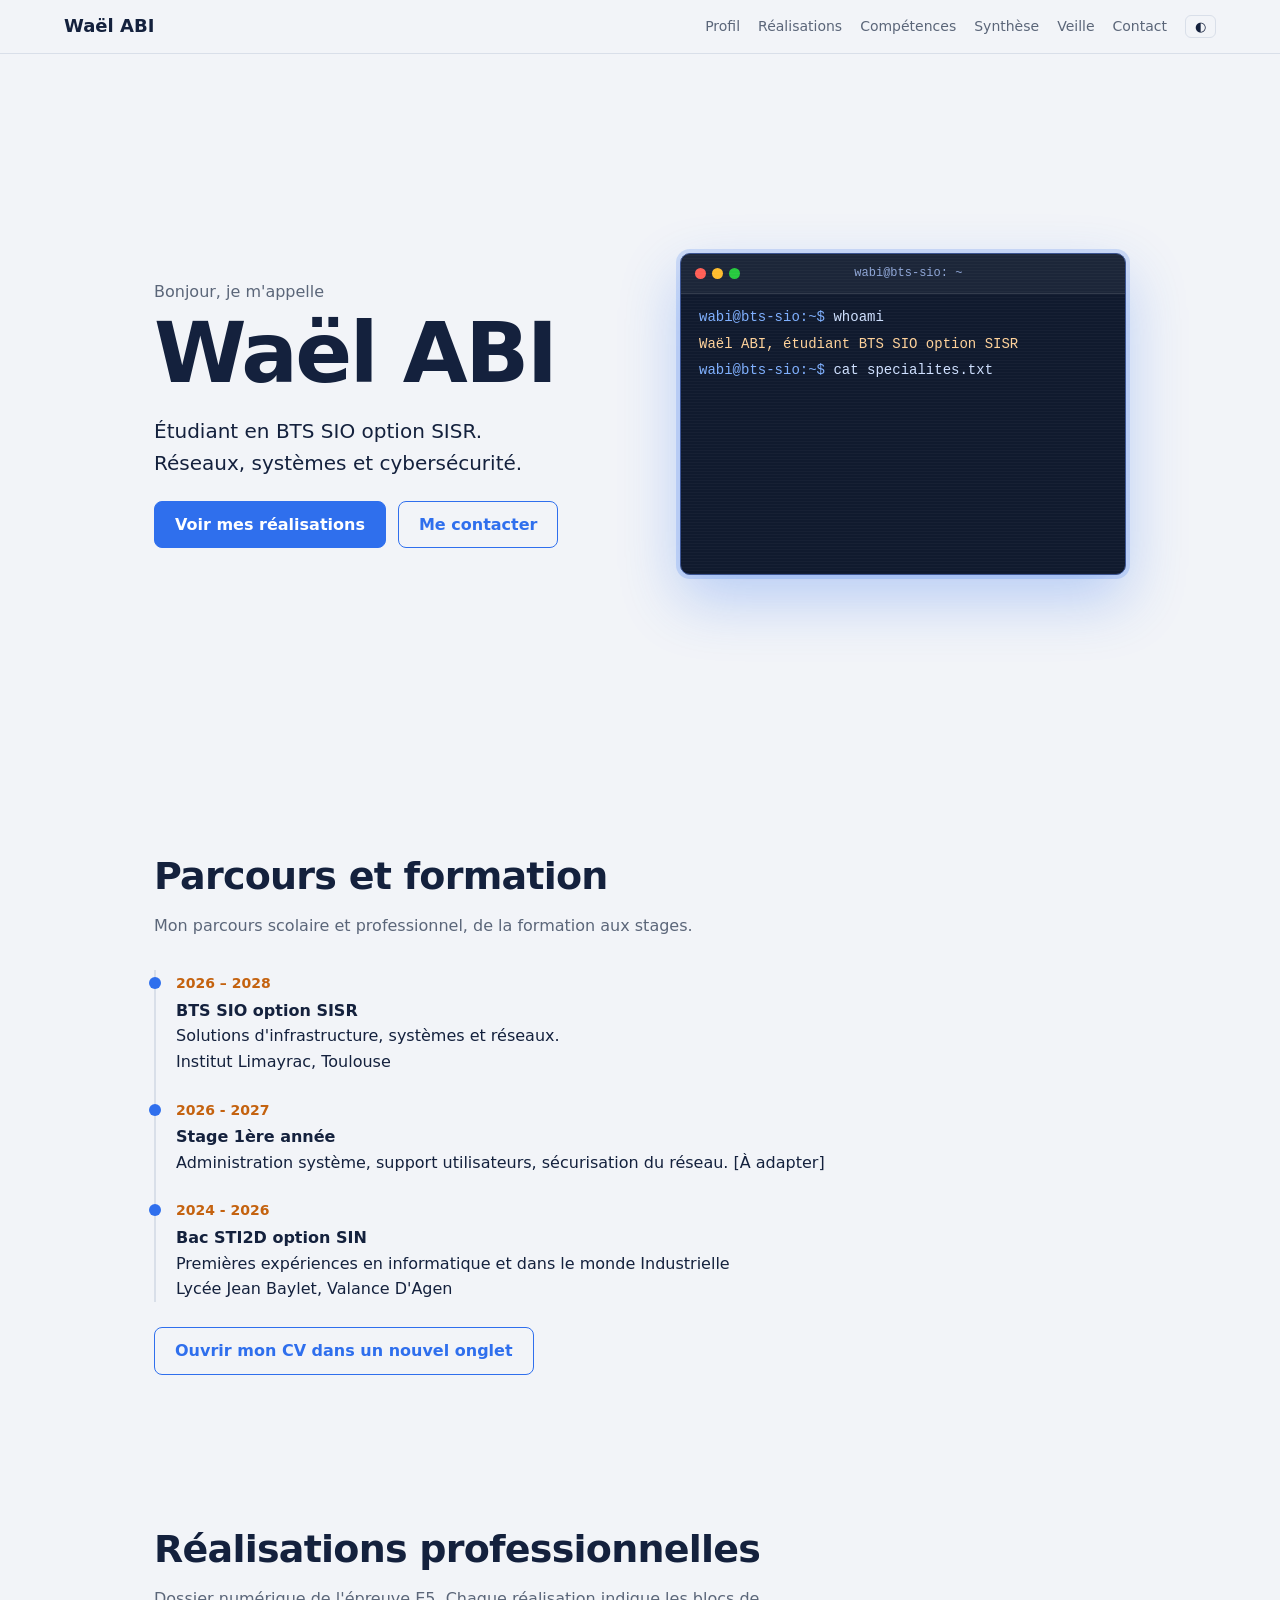
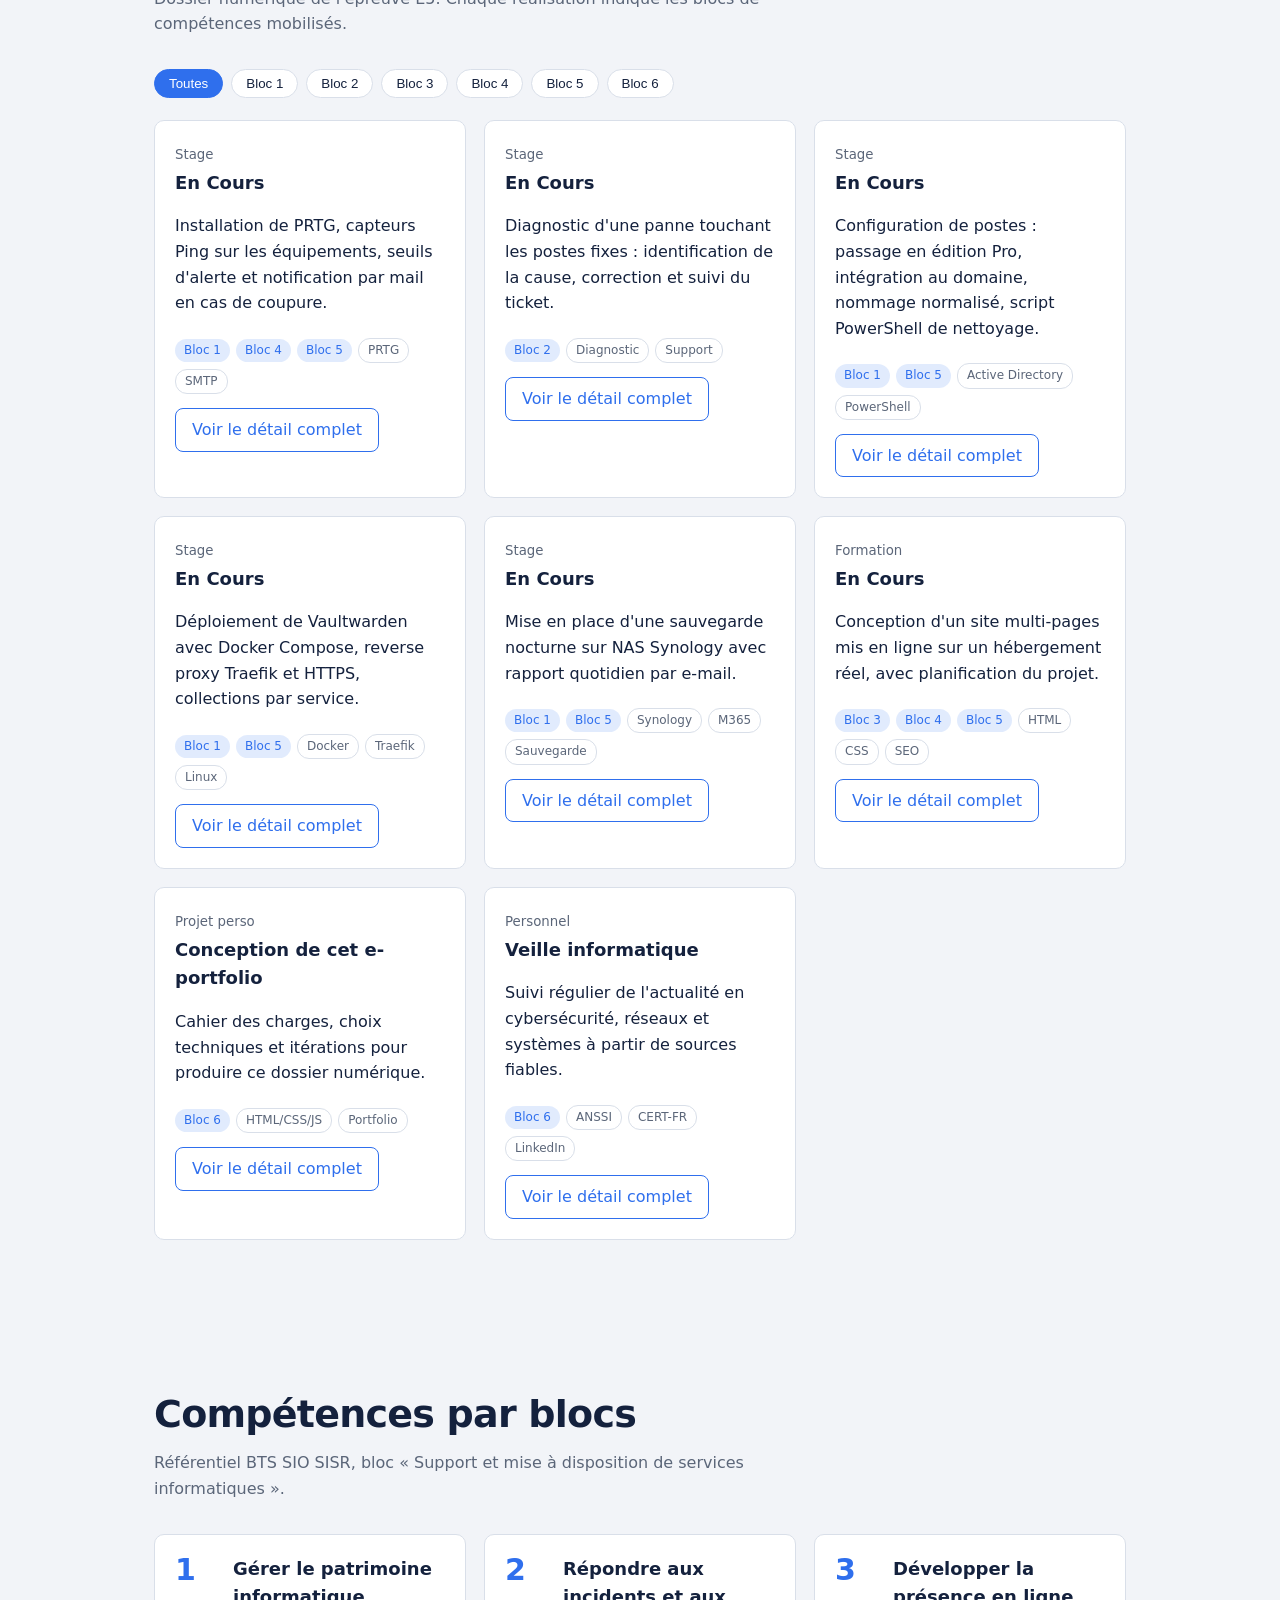
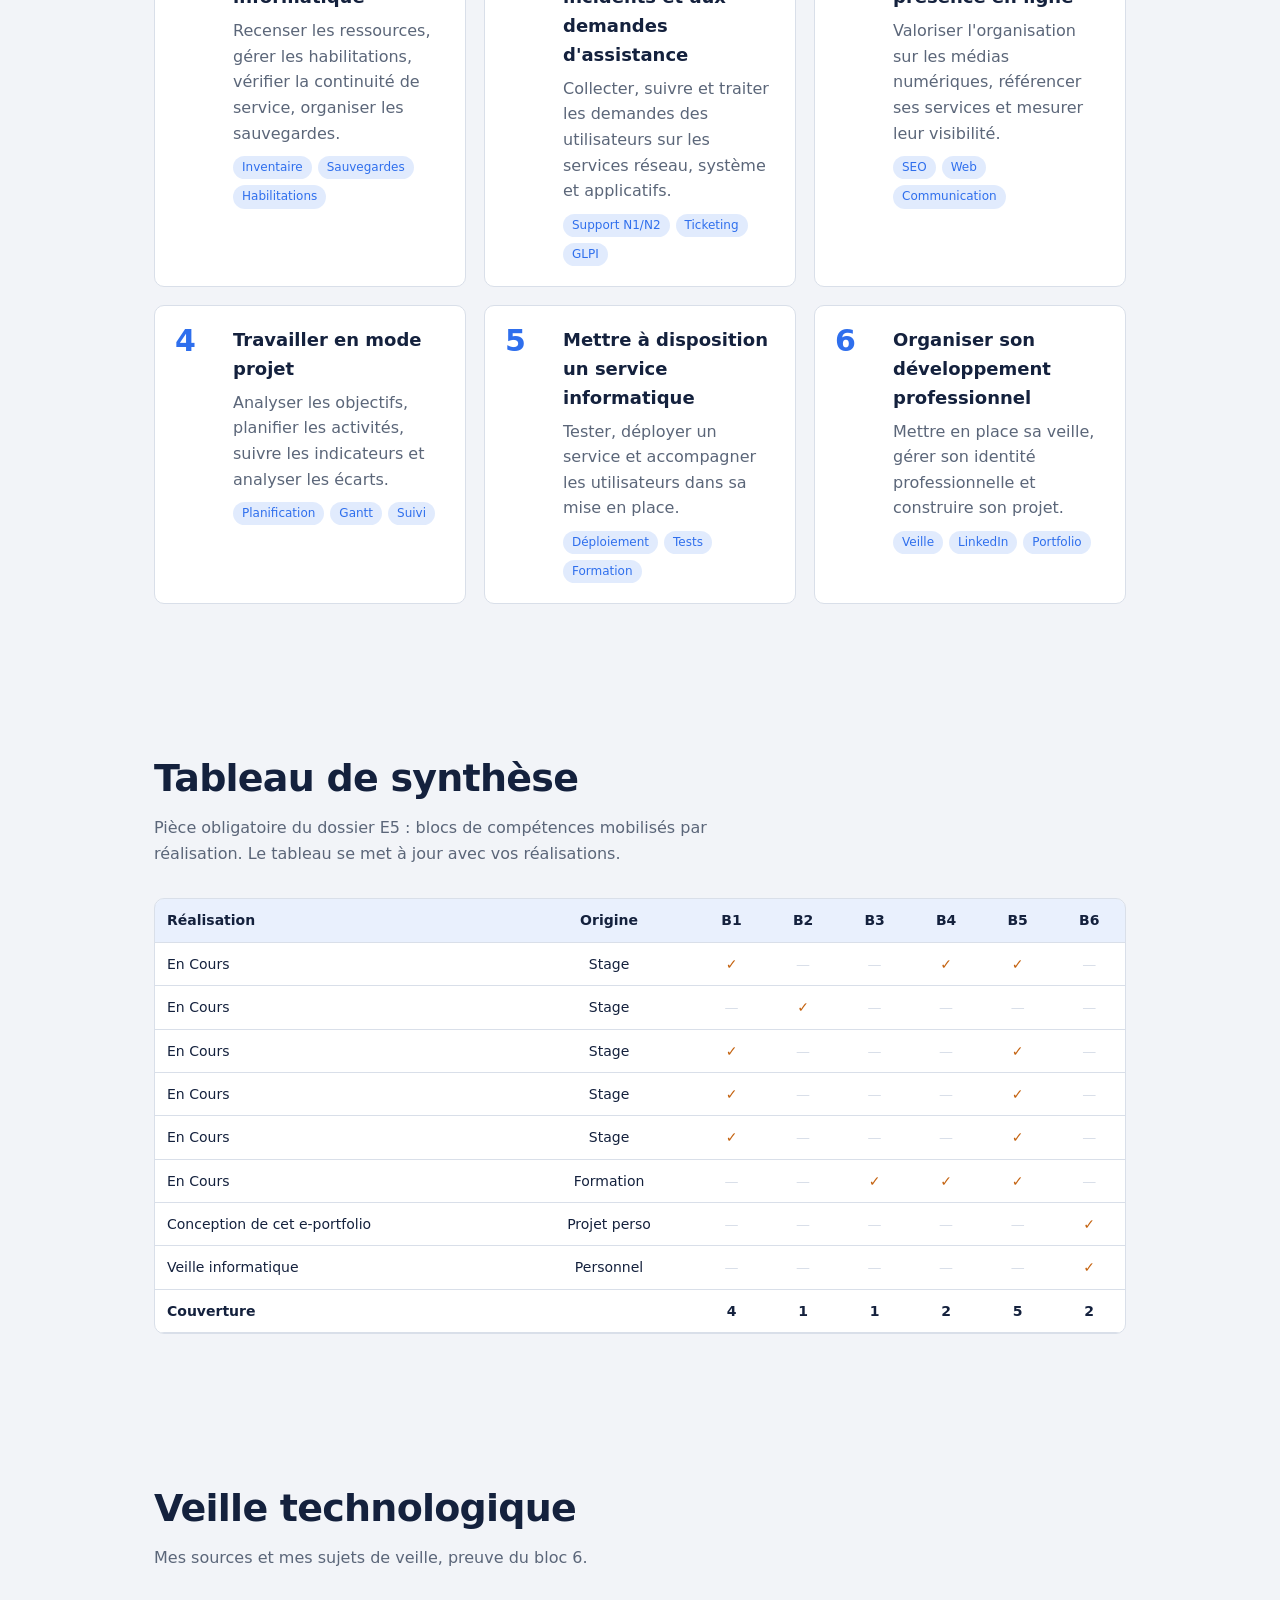
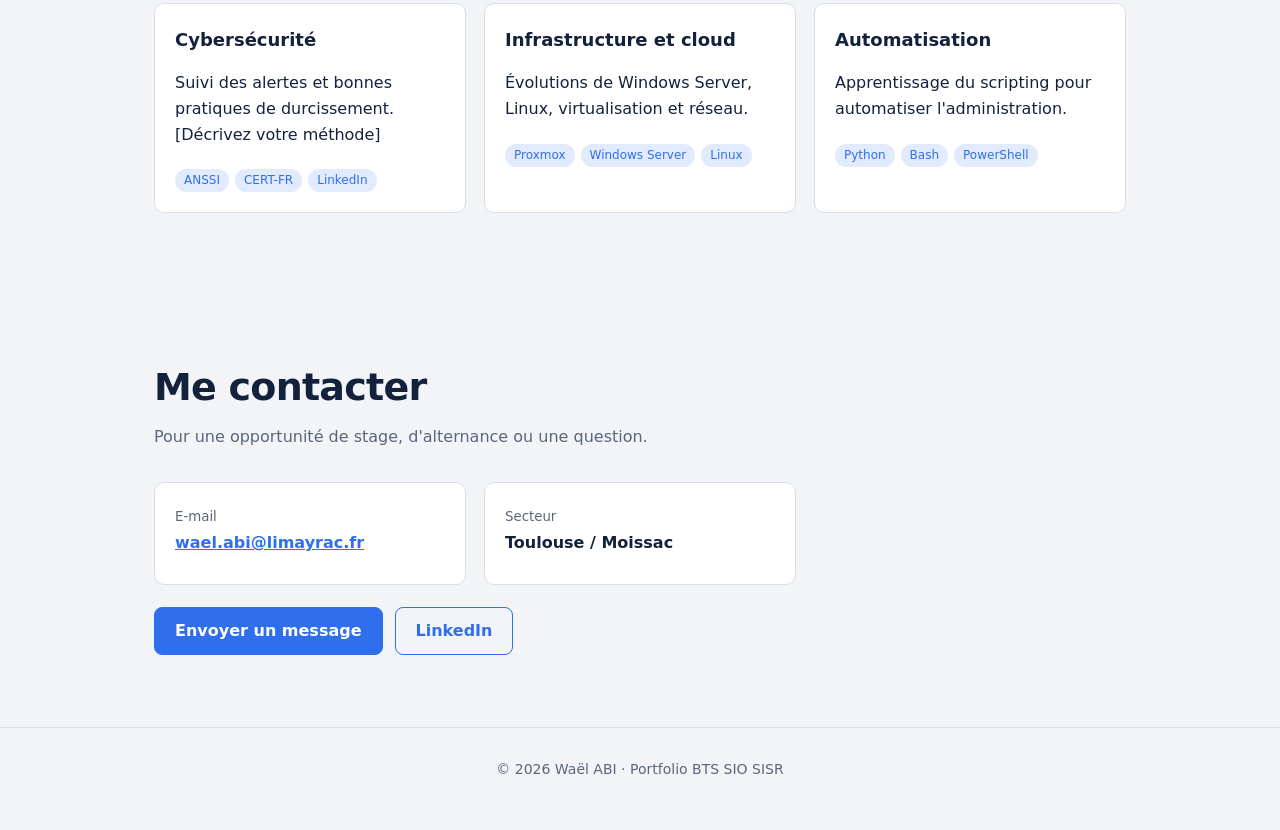
<file: index.html>
<!DOCTYPE html>
<html lang="fr">
<head>
<meta charset="utf-8">
<meta name="viewport" content="width=device-width, initial-scale=1, viewport-fit=cover">
<title>Portfolio Waël ABI | BTS SIO SISR</title>
<meta name="description" content="E-portfolio BTS SIO option SISR : dossier de réalisations professionnelles pour l'épreuve E5.">
<link rel="stylesheet" href="style.css">
</head>
<body>
<nav>
<b>Waël ABI</b>
<a href="#profil">Profil</a><a href="#realisations">Réalisations</a><a href="#blocs">Compétences</a><a href="#synthese">Synthèse</a><a href="#veille">Veille</a><a href="#contact">Contact</a>
<button id="theme" aria-label="Changer de thème">◐</button>
</nav>

<section id="accueil" class="hero">
<div>
<p class="sub" style="margin:0">Bonjour, je m'appelle</p>
<h1>Waël ABI</h1>
<p style="font-size:20px;max-width:30ch">Étudiant en BTS SIO option SISR. Réseaux, systèmes et cybersécurité.</p>
<div class="btns"><a class="btn f" href="#realisations">Voir mes réalisations</a><a class="btn" href="#contact">Me contacter</a></div>
</div>
<div class="term mono" aria-label="Terminal de présentation">
<div class="bar"><i></i><i></i><i></i><span>wabi@bts-sio: ~</span></div>
<div id="tbody"></div>
</div>
</section>
<dialog id="dlg" aria-label="Détail de la réalisation"></dialog>

<section id="profil">
<h2>Parcours et formation</h2>
<p class="sub">Mon parcours scolaire et professionnel, de la formation aux stages.</p>
<div class="tl">
<div><span>2026 – 2028</span><p><b>BTS SIO option SISR</b><br>Solutions d'infrastructure, systèmes et réseaux. <br>Institut Limayrac, Toulouse</p></div>
<div><span>2026 - 2027</span><p><b>Stage 1ère année</b><br>Administration système, support utilisateurs, sécurisation du réseau. [À adapter]</p></div>
<div><span>2024 - 2026</span><p><b>Bac STI2D option SIN</b><br>Premières expériences en informatique et dans le monde Industrielle<br> Lycée Jean Baylet, Valance D'Agen</p></div>
</div><br>
<a class="btn" href="cv-wael-abi.pdf" target="_blank" rel="noopener">Ouvrir mon CV dans un nouvel onglet</a>
</section>

<section id="realisations">
<h2>Réalisations professionnelles</h2>
<p class="sub">Dossier numérique de l'épreuve E5. Chaque réalisation indique les blocs de compétences mobilisés.</p>
<div class="filters" id="filters"></div>
<div class="grid" id="projects"></div>
</section>

<section id="blocs">
<h2>Compétences par blocs</h2>
<p class="sub">Référentiel BTS SIO SISR, bloc « Support et mise à disposition de services informatiques ».</p>
<div class="grid" id="blocgrid"></div>
</section>

<section id="synthese">
<h2>Tableau de synthèse</h2>
<p class="sub">Pièce obligatoire du dossier E5 : blocs de compétences mobilisés par réalisation. Le tableau se met à jour avec vos réalisations.</p>
<div class="tw"><table id="synth"></table></div>
</section>

<section id="veille">
<h2>Veille technologique</h2>
<p class="sub">Mes sources et mes sujets de veille, preuve du bloc 6.</p>
<div class="grid">
<div class="card"><h3>Cybersécurité</h3><p>Suivi des alertes et bonnes pratiques de durcissement. [Décrivez votre méthode]</p><span class="tag">ANSSI</span><span class="tag">CERT-FR</span><span class="tag">LinkedIn</span></div>
<div class="card"><h3>Infrastructure et cloud</h3><p>Évolutions de Windows Server, Linux, virtualisation et réseau.</p><span class="tag">Proxmox</span><span class="tag">Windows Server</span><span class="tag">Linux</span></div>
<div class="card"><h3>Automatisation</h3><p>Apprentissage du scripting pour automatiser l'administration.</p><span class="tag">Python</span><span class="tag">Bash</span><span class="tag">PowerShell</span></div>
</div>
</section>

<section id="contact">
<h2>Me contacter</h2>
<p class="sub">Pour une opportunité de stage, d'alternance ou une question.</p>
<div class="grid" style="margin-bottom:20px"><div class="card"><small>E-mail</small><h3 style="font-size:16px"><a href="mailto:wael.abi@limayrac.fr">wael.abi@limayrac.fr</a></h3></div><div class="card"><small>Secteur</small><h3 style="font-size:16px">Toulouse / Moissac</h3></div></div>
<div class="btns"><a class="btn f" href="mailto:wael.abi@limayrac.fr">Envoyer un message</a><a class="btn" href="https://www.linkedin.com/in/waël-abi" target="_blank" rel="noopener">LinkedIn</a></div>
</section>
<footer>© 2026 Waël ABI · Portfolio BTS SIO SISR</footer>

<script>
// ====== À MODIFIER : vos réalisations ======
const PROJETS=[
{t:"En Cours",o:"Stage",b:[1,4,5],d:"Installation de PRTG, capteurs Ping sur les équipements, seuils d'alerte et notification par mail en cas de coupure.",tags:["PRTG","SMTP"],
ctx:"L'organisation souhaitait être prévenue immédiatement quand un équipement important (caméras, serveurs) tombe en panne. [Décrivez votre contexte]",
steps:["Installer PRTG Network Monitor sur le serveur","Cartographier les équipements à surveiller","Créer les capteurs Ping et régler les seuils d'alerte","Configurer l'envoi de mails SMTP en cas de coupure","Simuler une panne pour valider les alertes"],
res:"Les coupures sont détectées en quelques secondes et un mail est envoyé automatiquement au service informatique.",
imgs:["Tableau de bord PRTG","Carte des équipements","Configuration des alertes SMTP"]},
{t:"En Cours",o:"Stage",b:[2],d:"Diagnostic d'une panne touchant les postes fixes : identification de la cause, correction et suivi du ticket.",tags:["Diagnostic","Support"],
ctx:"Plusieurs postes fixes d'un service n'émettaient plus d'appels. [Décrivez le contexte]",
steps:["Recueillir les symptômes auprès des utilisateurs","Isoler la cause (équipement réseau, boîtier, ligne)","Appliquer la correction","Vérifier avec les utilisateurs et clôturer le ticket"],
res:"Le service de téléphonie est rétabli et la cause est documentée pour éviter une récidive.",
imgs:["Ticket d'incident","Schéma de l'installation"]},
{t:"En Cours",o:"Stage",b:[1,5],d:"Configuration de postes : passage en édition Pro, intégration au domaine, nommage normalisé, script PowerShell de nettoyage.",tags:["Active Directory","PowerShell"],
ctx:"Un lot de tablettes devait être préparé et remis à des utilisateurs. [Précisez le nombre et le délai]",
steps:["Passer Windows en édition Professionnelle","Nommer chaque poste selon la règle de nommage","Joindre le domaine Active Directory","Lancer les mises à jour et installer les outils","Exécuter le script PowerShell de désinstallation des applications inutiles","Remettre les postes et accompagner les utilisateurs"],
res:"Tous les postes sont conformes, intégrés au domaine et remis aux utilisateurs dans les délais.",
imgs:["Jonction au domaine","Script PowerShell","Poste prêt à remettre"]},
{t:"En Cours",o:"Stage",b:[1,5],d:"Déploiement de Vaultwarden avec Docker Compose, reverse proxy Traefik et HTTPS, collections par service.",tags:["Docker","Traefik","Linux"],
ctx:"Tester un coffre-fort de mots de passe avant un passage en production. [Décrivez le besoin]",
steps:["Créer une VM Ubuntu Server","Installer Docker et Docker Compose","Déployer Vaultwarden et Traefik","Obtenir un certificat HTTPS (Let's Encrypt)","Créer les collections par service et configurer le SMTP"],
res:"Un environnement de test fonctionnel, validé par les testeurs avant la mise en production.",
imgs:["Fichier docker-compose.yml","Interface Vaultwarden","Certificat HTTPS valide"]},
{t:"En Cours",o:"Stage",b:[1,5],d:"Mise en place d'une sauvegarde nocturne sur NAS Synology avec rapport quotidien par e-mail.",tags:["Synology","M365","Sauvegarde"],
ctx:"Remplacer une solution de sauvegarde existante par une solution intégrée au NAS. [Précisez]",
steps:["Remettre le NAS en état (IP fixe, mise à jour DSM)","Installer Active Backup for Microsoft 365","Connecter le tenant et choisir les boîtes à sauvegarder","Planifier la sauvegarde nocturne et le rapport par mail","Tester une restauration"],
res:"Les messageries sont sauvegardées chaque nuit et un rapport quotidien confirme le bon déroulement.",
imgs:["Console Synology","Planification des tâches","Rapport quotidien"]},
{t:"En Cours",o:"Formation",b:[3,4,5],d:"Conception d'un site multi-pages mis en ligne sur un hébergement réel, avec planification du projet.",tags:["HTML","CSS","SEO"],
ctx:"Créer un site présentant une structure et ses activités. [Précisez le client et les contraintes]",
steps:["Recueillir le besoin et rédiger le cahier des charges","Réaliser les maquettes","Planifier le projet (diagramme de Gantt)","Développer les pages en HTML/CSS","Mettre en ligne et vérifier le référencement"],
res:"Le site est en ligne, adapté aux mobiles, et le projet a été suivi avec des indicateurs d'avancement.",
imgs:["Maquette de la page d'accueil","Diagramme de Gantt","Site en ligne"]},
{t:"Conception de cet e-portfolio",o:"Projet perso",b:[6],d:"Cahier des charges, choix techniques et itérations pour produire ce dossier numérique.",tags:["HTML/CSS/JS","Portfolio"],
ctx:"Produire un dossier numérique clair, support de l'épreuve E5.",
steps:["Définir les sections imposées par le référentiel","Choisir les technologies","Concevoir le design et le contenu","Itérer à partir des retours"],
res:"Un portfolio en ligne, facile à mettre à jour, qui regroupe toutes mes réalisations.",
imgs:["Page d'accueil du portfolio"]},
{t:"Veille informatique",o:"Personnel",b:[6],d:"Suivi régulier de l'actualité en cybersécurité, réseaux et systèmes à partir de sources fiables.",tags:["ANSSI","CERT-FR","LinkedIn"],
ctx:"[Pourquoi tu fais cette veille]",
steps:["Définir les sujets de veille","Choisir les sources","Organiser la collecte","Trier et résumer"],
res:"[Ce que la veille t'a apporté]",
imgs:["Exemple de flux de veille"]}
];
const BLOCS=[
["Gérer le patrimoine informatique","Recenser les ressources, gérer les habilitations, vérifier la continuité de service, organiser les sauvegardes.",["Inventaire","Sauvegardes","Habilitations"]],
["Répondre aux incidents et aux demandes d'assistance","Collecter, suivre et traiter les demandes des utilisateurs sur les services réseau, système et applicatifs.",["Support N1/N2","Ticketing","GLPI"]],
["Développer la présence en ligne","Valoriser l'organisation sur les médias numériques, référencer ses services et mesurer leur visibilité.",["SEO","Web","Communication"]],
["Travailler en mode projet","Analyser les objectifs, planifier les activités, suivre les indicateurs et analyser les écarts.",["Planification","Gantt","Suivi"]],
["Mettre à disposition un service informatique","Tester, déployer un service et accompagner les utilisateurs dans sa mise en place.",["Déploiement","Tests","Formation"]],
["Organiser son développement professionnel","Mettre en place sa veille, gérer son identité professionnelle et construire son projet.",["Veille","LinkedIn","Portfolio"]]
];
// ===========================================
const $=s=>document.querySelector(s);
const F=$("#filters");let cur=0;
["Toutes",...BLOCS.map((_,i)=>"Bloc "+(i+1))].forEach((l,i)=>{const b=document.createElement("button");b.textContent=l;b.setAttribute("aria-pressed",i==0);b.onclick=()=>{cur=i;[...F.children].forEach((c,j)=>c.setAttribute("aria-pressed",j==i));draw()};F.append(b)});
function draw(){$("#projects").innerHTML=PROJETS.map((p,i)=>[p,i]).filter(([p])=>!cur||p.b.includes(cur)).map(([p,i])=>`<article class="card pop"><small>${p.o}</small><h3>${p.t}</h3><p>${p.d}</p>${p.b.map(n=>`<span class="tag">Bloc ${n}</span>`).join("")}${p.tags.map(t=>`<span class="tag" style="background:none;border:1px solid var(--line);color:var(--mute)">${t}</span>`).join("")}<br><button class="btn" data-i="${i}">Voir le détail complet</button></article>`).join("")}
draw();
const dlg=$("#dlg");
function ph(c){const v=`<svg xmlns="http://www.w3.org/2000/svg" width="640" height="380" viewBox="0 0 640 380"><defs><linearGradient id="g" x1="0" y1="0" x2="1" y2="1"><stop offset="0" stop-color="#1b2a4d"/><stop offset="1" stop-color="#2f6fed"/></linearGradient></defs><rect width="640" height="380" fill="url(#g)"/><rect width="640" height="30" fill="#0008"/><circle cx="18" cy="15" r="5" fill="#ff5f56"/><circle cx="36" cy="15" r="5" fill="#ffbd2e"/><circle cx="54" cy="15" r="5" fill="#27c93f"/><text x="320" y="200" fill="#fff" font-family="sans-serif" font-size="22" text-anchor="middle">${c}</text><text x="320" y="230" fill="#ffffffaa" font-family="sans-serif" font-size="14" text-anchor="middle">Capture d'écran à ajouter</text></svg>`;return "data:image/svg+xml,"+encodeURIComponent(v)}
function openP(i){const p=PROJETS[i];dlg.innerHTML=`<div class="dh"><div><small>${p.o}</small><h3>${p.t}</h3></div><button class="x" aria-label="Fermer">✕</button></div><div class="db"><h4>Contexte</h4><p>${p.ctx}</p><h4>Étapes de réalisation</h4><ol>${p.steps.map(x=>`<li>${x}</li>`).join("")}</ol><h4>Captures d'écran</h4><div class="gal">${p.imgs.map(x=>{x=typeof x=="string"?{cap:x}:x;return `<figure><img src="${x.src||ph(x.cap)}" alt="${x.cap}" loading="lazy"><figcaption>${x.cap}</figcaption></figure>`}).join("")}</div><h4>Résultat</h4><p>${p.res}</p><h4>Compétences mobilisées</h4>${p.b.map(n=>`<span class="tag">Bloc ${n} : ${BLOCS[n-1][0]}</span>`).join("")}</div>`;dlg.showModal();dlg.scrollTop=0}
$("#projects").onclick=e=>{const b=e.target.closest("[data-i]");if(b)openP(+b.dataset.i)};
dlg.onclick=e=>{if(e.target===dlg||e.target.closest(".x"))dlg.close();const f=e.target.closest("figure");if(f)f.classList.toggle("big")};
$("#blocgrid").innerHTML=BLOCS.map((b,i)=>`<div class="card bloc"><div class="n">${i+1}</div><div><h3 style="margin:0 0 6px">${b[0]}</h3><p style="margin:0 0 4px;color:var(--mute)">${b[1]}</p>${b[2].map(t=>`<span class="tag">${t}</span>`).join("")}</div></div>`).join("");
const tot=[0,0,0,0,0,0];
$("#synth").innerHTML=`<thead><tr><th>Réalisation</th><th>Origine</th>${[1,2,3,4,5,6].map(n=>`<th>B${n}</th>`).join("")}</tr></thead><tbody>${PROJETS.map(p=>`<tr><td>${p.t}</td><td>${p.o}</td>${[1,2,3,4,5,6].map(n=>{const y=p.b.includes(n);if(y)tot[n-1]++;return y?'<td class="y">✓</td>':'<td class="n">—</td>'}).join("")}</tr>`).join("")}</tbody><tfoot><tr><td>Couverture</td><td></td>${tot.map(t=>`<td>${t}</td>`).join("")}</tr></tfoot>`;
const RED=matchMedia("(prefers-reduced-motion:reduce)").matches;
const SCRIPT=[["whoami","Waël ABI, étudiant BTS SIO option SISR"],["cat specialites.txt","Cybersécurité, Réseaux, Linux, Windows"],["ls realisations/","supervision-prtg  deploiement-ad  vaultwarden  sauvegarde-m365"],["uptime","en formation depuis 2025"]];
async function boot(){const tb=$("#tbody"),sl=ms=>new Promise(r=>setTimeout(r,RED?0:ms));
for(const [c,o] of SCRIPT){const p=document.createElement("p");p.innerHTML='<span class="p">wabi@bts-sio:~$</span> <span class="c"></span>';tb.append(p);const t=p.querySelector(".c");for(const ch of c){t.textContent+=ch;await sl(45)}await sl(250);const q=document.createElement("p");q.className="o";q.textContent=o;tb.append(q);await sl(450)}
const l=document.createElement("p");l.innerHTML='<span class="p">wabi@bts-sio:~$</span> <span class="cur"></span>';tb.append(l)}
boot();
if(!RED&&"IntersectionObserver" in window){const io=new IntersectionObserver(es=>es.forEach(e=>{if(e.isIntersecting){e.target.classList.add("in");io.unobserve(e.target)}}),{threshold:.12});document.querySelectorAll("section:not(.hero) .card,.tl>div,.tw").forEach(e=>{if(!e.classList.contains("pop")){e.classList.add("rv");io.observe(e)}})}
// Thème
$("#theme").onclick=()=>{const r=document.documentElement,d=r.dataset.theme==="dark"||(!r.dataset.theme&&matchMedia("(prefers-color-scheme:dark)").matches);r.dataset.theme=d?"light":"dark"};
</script>
</body>
</html>
</file>
<file: style.css>
:root{--bg:#f2f4f8;--card:#fff;--ink:#14213d;--mute:#5b6679;--line:#d9dfe9;--acc:#2f6fed;--sig:#c4620f;--term:#101a2e;--termink:#cfe0ff;box-sizing:border-box;padding-top:env(safe-area-inset-top,0px);padding-bottom:env(safe-area-inset-bottom,0px)}
@media (prefers-color-scheme:dark){:root:not([data-theme="light"]){--bg:#0e1626;--card:#16213a;--ink:#e8eefc;--mute:#9aa8c4;--line:#27345a;--acc:#6b9bff;--sig:#f0a050;--term:#08101f}}
:root[data-theme="dark"]{--bg:#0e1626;--card:#16213a;--ink:#e8eefc;--mute:#9aa8c4;--line:#27345a;--acc:#6b9bff;--sig:#f0a050;--term:#08101f}
*{box-sizing:border-box}html{scroll-behavior:smooth;scroll-padding-top:calc(70px + env(safe-area-inset-top,0px))}
body{margin:0;background:var(--bg);color:var(--ink);font:16px/1.6 "Segoe UI",system-ui,sans-serif}
a{color:var(--acc)}
.mono{font-family:ui-monospace,Consolas,Menlo,monospace}
nav{position:sticky;top:env(safe-area-inset-top,0px);z-index:5;display:flex;align-items:center;gap:18px;padding:12px 5vw;background:var(--bg);border-bottom:1px solid var(--line);overflow-x:auto;white-space:nowrap}
nav b{margin-right:auto;font-size:18px}
nav a{color:var(--mute);text-decoration:none;font-size:14px}nav a:hover,nav a:focus-visible{color:var(--acc)}
nav button{background:none;border:1px solid var(--line);border-radius:6px;color:var(--ink);cursor:pointer;padding:3px 9px}
section{padding:72px 5vw;max-width:1100px;margin:auto}
h1{font-size:clamp(40px,8vw,84px);line-height:1;margin:6px 0 16px;letter-spacing:-.03em}
h2{font-size:clamp(26px,4vw,38px);margin:0 0 6px;letter-spacing:-.02em}
.sub{color:var(--mute);margin:0 0 32px;max-width:62ch}
.hero{display:grid;gap:36px;grid-template-columns:1.1fr 1fr;align-items:center;min-height:80vh}
@media(max-width:800px){.hero{grid-template-columns:1fr}}
.term{background:var(--term);color:var(--termink);border-radius:10px;padding:0 0 18px;font-size:14px;box-shadow:0 12px 40px rgba(10,20,50,.25)}
.term .bar{display:flex;gap:6px;padding:10px 14px;border-bottom:1px solid #ffffff1a;margin-bottom:14px}
.term .bar i{width:11px;height:11px;border-radius:50%;background:#ffffff33}
.term p{margin:4px 18px;min-height:1.6em}.term .p{color:#7fb0ff}.term .o{color:#ffd29a}
.cur{display:inline-block;width:8px;height:1em;background:var(--termink);vertical-align:-2px;animation:b 1s steps(1) infinite}@keyframes b{50%{opacity:0}}
.btns{display:flex;gap:12px;flex-wrap:wrap;margin-top:22px}
.btn{display:inline-block;padding:10px 20px;border-radius:8px;border:1px solid var(--acc);color:var(--acc);text-decoration:none;font-weight:600}
.btn.f{background:var(--acc);color:#fff}
.grid{display:grid;gap:18px;grid-template-columns:repeat(auto-fill,minmax(290px,1fr))}
.card{background:var(--card);border:1px solid var(--line);border-radius:10px;padding:20px}
.card h3{margin:2px 0 8px;font-size:18px}.card small{color:var(--mute)}
.tl{border-left:2px solid var(--line);padding-left:20px;display:grid;gap:22px}
.tl div{position:relative}.tl div:before{content:"";position:absolute;left:-27px;top:7px;width:12px;height:12px;border-radius:50%;background:var(--acc)}
.tl span{color:var(--sig);font-weight:600;font-size:14px}.tl p{margin:2px 0 0}
.filters{display:flex;gap:8px;flex-wrap:wrap;margin-bottom:22px}
.filters button{border:1px solid var(--line);background:var(--card);color:var(--ink);border-radius:20px;padding:6px 14px;cursor:pointer}
.filters button[aria-pressed=true]{background:var(--acc);border-color:var(--acc);color:#fff}
.tag{display:inline-block;font-size:12px;padding:2px 9px;border-radius:12px;background:color-mix(in srgb,var(--acc) 14%,transparent);color:var(--acc);margin:6px 6px 0 0}
details{margin-top:12px;border-top:1px solid var(--line);padding-top:10px}summary{cursor:pointer;color:var(--acc);font-weight:600}
details ul{padding-left:18px;color:var(--mute);margin:8px 0 0}
.tw{overflow-x:auto;border:1px solid var(--line);border-radius:10px;background:var(--card)}
table{border-collapse:collapse;width:100%;min-width:640px;font-size:14px}
th,td{padding:10px 12px;border-bottom:1px solid var(--line);text-align:center}th:first-child,td:first-child{text-align:left}
th{background:color-mix(in srgb,var(--acc) 10%,transparent)}td.y{color:var(--sig);font-weight:700}td.n{color:var(--line)}tfoot td{font-weight:700}
.bloc{display:grid;grid-template-columns:44px 1fr;gap:14px}.bloc .n{font-size:30px;font-weight:700;color:var(--acc);line-height:1}
footer{text-align:center;color:var(--mute);padding:30px 5vw 50px;border-top:1px solid var(--line);font-size:14px}
:focus-visible{outline:2px solid var(--sig);outline-offset:2px}
@media(prefers-reduced-motion:reduce){.cur{animation:none}html{scroll-behavior:auto}}

.term{border:1px solid #3d5694;position:relative;overflow:hidden;box-shadow:0 0 0 4px color-mix(in srgb,var(--acc) 18%,transparent),0 24px 60px rgba(47,111,237,.3);animation:boot .8s cubic-bezier(.2,.8,.2,1) both}
.term:after{content:"";position:absolute;inset:0;pointer-events:none;background:repeating-linear-gradient(0deg,#ffffff07 0 1px,transparent 1px 3px)}
@keyframes boot{from{opacity:0;transform:translateY(28px) scale(.95)}to{opacity:1;transform:none}}
.term .bar{align-items:center;background:#ffffff0d;margin-bottom:12px}
.term .bar i:nth-child(1){background:#ff5f56}.term .bar i:nth-child(2){background:#ffbd2e}.term .bar i:nth-child(3){background:#27c93f}
.term .bar span{margin:0 auto;padding-right:40px;color:#8fa6d6;font-size:12px}
#tbody{min-height:250px}
.hero>div:first-child>*{animation:rise .7s cubic-bezier(.2,.8,.2,1) both}
.hero>div:first-child>:nth-child(2){animation-delay:.15s}.hero>div:first-child>:nth-child(3){animation-delay:.3s}.hero>div:first-child>:nth-child(4){animation-delay:.45s}
@keyframes rise{from{opacity:0;transform:translateY(22px)}to{opacity:1;transform:none}}
.card{transition:transform .25s,border-color .25s,box-shadow .25s}
.card:hover{transform:translateY(-4px);border-color:var(--acc);box-shadow:0 10px 28px rgba(47,111,237,.15)}
.pop{animation:pop .4s cubic-bezier(.2,.8,.2,1) both}@keyframes pop{from{opacity:0;transform:scale(.94)}to{opacity:1;transform:none}}
.rv{opacity:0;transform:translateY(18px);transition:opacity .6s,transform .6s}.rv.in{opacity:1;transform:none}
.btn{transition:transform .2s,background .2s}.btn:hover{transform:translateY(-2px)}
button.btn{font:inherit;cursor:pointer;background:none;margin-top:14px;padding:8px 16px}
dialog{border:1px solid var(--line);border-radius:14px;background:var(--card);color:var(--ink);width:min(900px,94vw);max-height:90vh;padding:0;overflow:auto}
dialog[open]{animation:pop .35s cubic-bezier(.2,.8,.2,1)}
dialog::backdrop{background:rgba(5,10,25,.7);backdrop-filter:blur(4px)}
.dh{display:flex;justify-content:space-between;gap:12px;padding:20px 24px;border-bottom:1px solid var(--line);position:sticky;top:0;background:var(--card);z-index:1}
.dh h3{margin:2px 0 0;font-size:22px}.x{border:1px solid var(--line);background:none;color:var(--ink);border-radius:8px;width:36px;height:36px;cursor:pointer;flex:none}
.db{padding:6px 24px 28px}.db h4{margin:24px 0 6px;color:var(--sig)}.db ol{padding-left:20px;margin:0}.db li{margin-bottom:6px}
.gal{display:grid;gap:14px;grid-template-columns:repeat(auto-fill,minmax(260px,1fr))}
.gal figure{margin:0;cursor:zoom-in;border:1px solid var(--line);border-radius:10px;overflow:hidden;transition:transform .25s}
.gal figure.big{grid-column:1/-1;cursor:zoom-out}.gal img{width:100%;display:block}.gal figcaption{padding:8px 12px;font-size:13px;color:var(--mute)}
</file>
